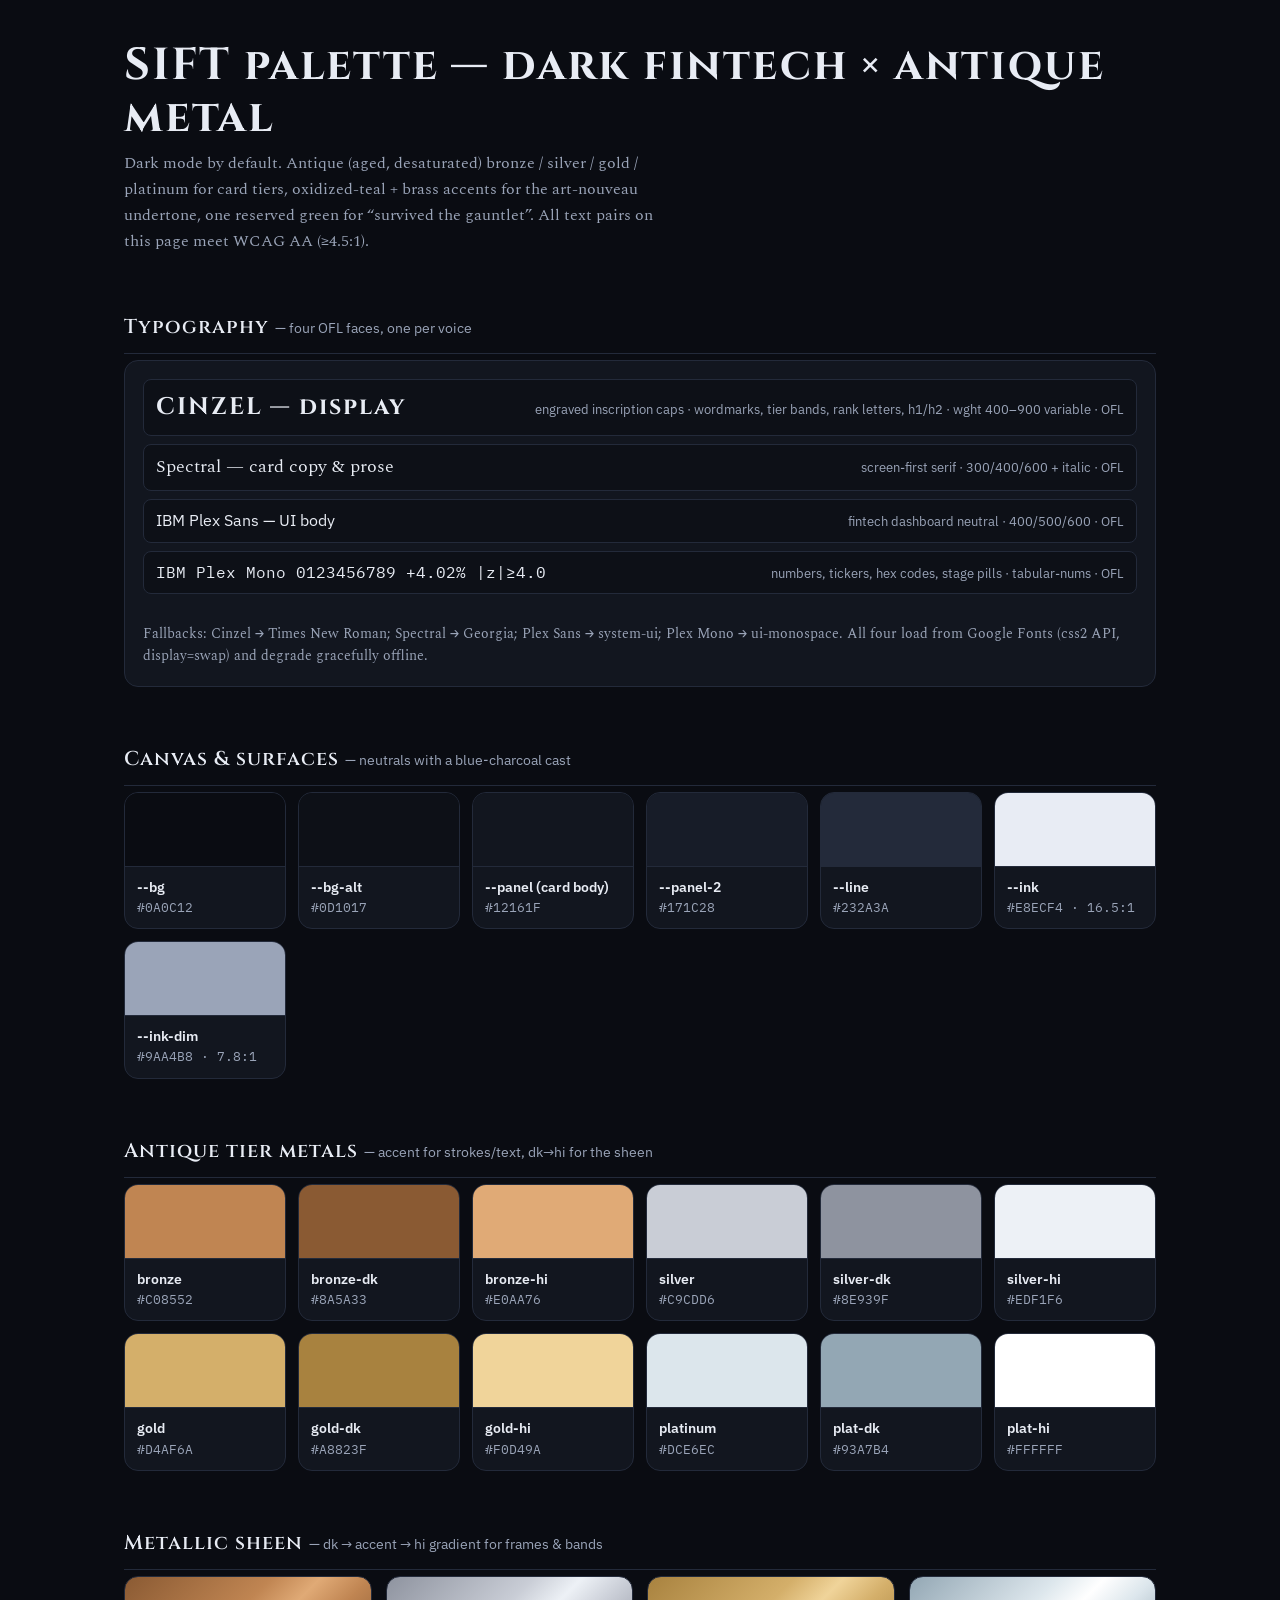
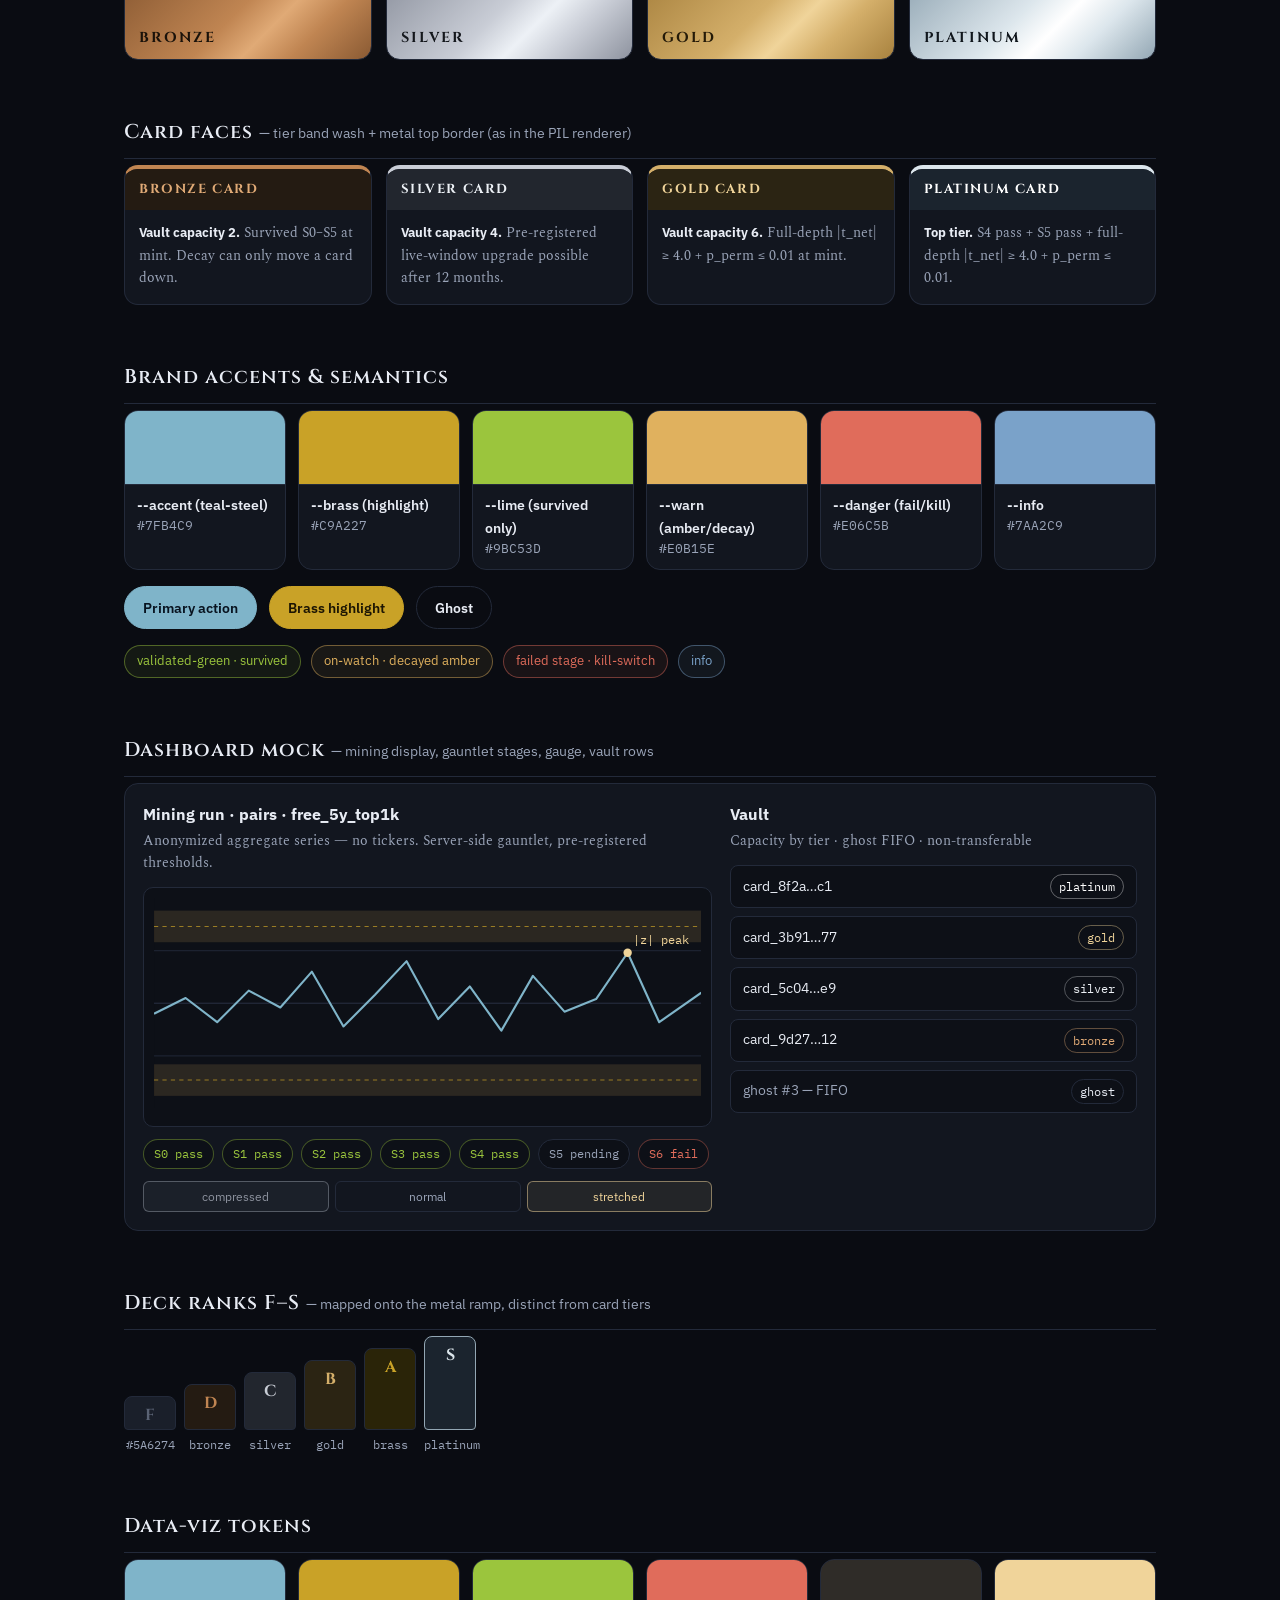
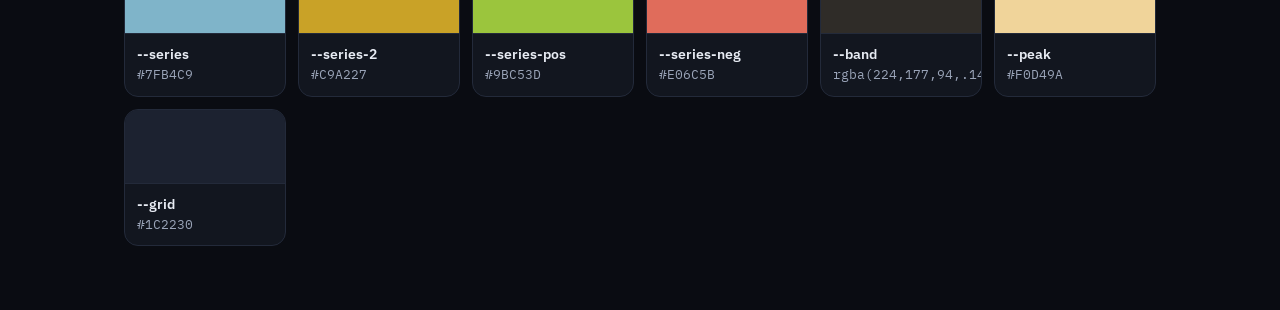
<file: web/palette-demo.html>
<!DOCTYPE html>
<html lang="en">
<head>
<meta charset="utf-8">
<meta name="viewport" content="width=device-width, initial-scale=1">
<title>SIFT — palette demo</title>
<link rel="preconnect" href="https://fonts.googleapis.com">
<link rel="preconnect" href="https://fonts.gstatic.com" crossorigin>
<link href="https://fonts.googleapis.com/css2?family=Cinzel:wght@400..900&family=Spectral:ital,wght@0,300;0,400;0,600;1,400&family=IBM+Plex+Sans:wght@400;500;600&family=IBM+Plex+Mono:wght@400;500&display=swap" rel="stylesheet">
<style>
  :root {
    /* type */
    --font-display: "Cinzel", "Times New Roman", serif;            /* engraved inscription caps — art-nouveau voice */
    --font-serif:   "Spectral", Georgia, "Times New Roman", serif;  /* screen serif for card copy / prose */
    --font-sans:    "IBM Plex Sans", ui-sans-serif, system-ui, -apple-system, "Segoe UI", Roboto, sans-serif; /* fintech UI */
    --font-mono:    "IBM Plex Mono", ui-monospace, "SF Mono", Menlo, Consolas, monospace;                    /* numbers, tickers, hexes */
    /* canvas & surfaces */
    --bg:      #0A0C12;
    --bg-alt:  #0D1017;
    --panel:   #12161F;
    --panel-2: #171C28;
    --line:    #232A3A;
    --ink:     #E8ECF4;
    --ink-dim: #9AA4B8;
    /* antique tier metals */
    --bronze: #C08552; --bronze-dk: #8A5A33; --bronze-hi: #E0AA76; --bronze-bg: #241B12;
    --silver: #C9CDD6; --silver-dk: #8E939F; --silver-hi: #EDF1F6; --silver-bg: #22262E;
    --gold:   #D4AF6A; --gold-dk:   #A8823F; --gold-hi:   #F0D49A; --gold-bg:   #2B2413;
    --plat:   #DCE6EC; --plat-dk:   #93A7B4; --plat-hi:   #FFFFFF; --plat-bg:   #1B242E;
    /* brand accents */
    --accent: #7FB4C9;
    --brass:  #C9A227;
    --lime:   #9BC53D;
    --warn:   #E0B15E;
    --danger: #E06C5B;
    --info:   #7AA2C9;
    /* data-viz */
    --series: #7FB4C9; --series-2: #C9A227;
    --series-pos: #9BC53D; --series-neg: #E06C5B;
    --band: rgba(224,177,94,0.14);
    --peak: #F0D49A;
    --grid: #1C2230;
    --stage-pass: #9BC53D; --stage-pending: #9AA4B8; --stage-fail: #E06C5B;
    --radius: 14px;
  }
  * { box-sizing: border-box; }
  html { color-scheme: dark; }
  body {
    margin: 0; background: var(--bg); color: var(--ink);
    font-family: var(--font-sans);
    line-height: 1.6; -webkit-font-smoothing: antialiased;
  }
  ::selection { background: rgba(127,180,201,.35); }
  ::-webkit-scrollbar { width: 10px; }
  ::-webkit-scrollbar-thumb { background: #232A3A; border-radius: 5px; }
  ::-webkit-scrollbar-track { background: var(--bg); }
  .wrap { max-width: 1080px; margin: 0 auto; padding: 0 24px 64px; }
  h1 { font-family: var(--font-display); font-weight: 700; font-size: clamp(1.9rem, 4vw, 2.8rem); letter-spacing: .04em; line-height: 1.15; margin: 40px 0 8px; }
  h2 { font-family: var(--font-display); font-weight: 600; font-size: 1.25rem; letter-spacing: .05em; margin: 56px 0 6px; border-bottom: 1px solid var(--line); padding-bottom: 10px; }
  h2 .note { color: var(--ink-dim); font-family: var(--font-sans); font-weight: 400; font-size: .9rem; letter-spacing: 0; }
  p.sub { color: var(--ink-dim); margin: 0 0 20px; max-width: 68ch; font-family: var(--font-serif); font-size: 1.02rem; }
  code { font-family: var(--font-mono); font-size: .85em;
         background: var(--panel-2); border: 1px solid var(--line); border-radius: 6px; padding: 1px 6px; }

  /* swatches */
  .swatches { display: grid; grid-template-columns: repeat(auto-fill, minmax(150px, 1fr)); gap: 12px; }
  .swatch { border: 1px solid var(--line); border-radius: var(--radius); overflow: hidden; background: var(--panel); }
  .swatch .chip { height: 74px; border-bottom: 1px solid var(--line); }
  .swatch .meta { padding: 8px 12px 10px; }
  .swatch .name { font-weight: 600; font-size: .9rem; }
  .swatch .hex { font-family: var(--font-mono); font-size: .8rem; color: var(--ink-dim); }

  /* tier cards (mini card-face mock) */
  .tiers { display: grid; grid-template-columns: repeat(auto-fit, minmax(220px, 1fr)); gap: 14px; }
  .tcard { border-radius: var(--radius); border: 1px solid var(--line); background: var(--panel);
           border-top: 4px solid; overflow: hidden; }
  .tcard .band { padding: 10px 14px; font-family: var(--font-display); font-weight: 700; letter-spacing: .12em; text-transform: uppercase; font-size: .82rem; }
  .tcard .body { padding: 12px 14px 14px; color: var(--ink-dim); font-size: .88rem; font-family: var(--font-serif); }
  .tcard .body b { color: var(--ink); font-family: var(--font-sans); font-size: .84rem; }
  .t-bronze   { border-top-color: var(--bronze); } .t-bronze .band { background: var(--bronze-bg); color: var(--bronze-hi); }
  .t-silver   { border-top-color: var(--silver); } .t-silver .band { background: var(--silver-bg); color: var(--silver-hi); }
  .t-gold     { border-top-color: var(--gold);   } .t-gold   .band { background: var(--gold-bg);   color: var(--gold-hi); }
  .t-platinum { border-top-color: var(--plat);   } .t-platinum .band { background: var(--plat-bg); color: var(--plat-hi); }

  /* metallic sheen demo */
  .sheen { display: grid; grid-template-columns: repeat(auto-fit, minmax(220px, 1fr)); gap: 14px; }
  .metal { height: 84px; border-radius: var(--radius); border: 1px solid var(--line);
           display: flex; align-items: flex-end; padding: 10px 14px; font-family: var(--font-display); font-weight: 700; font-size: .9rem; letter-spacing: .14em; text-transform: uppercase; }
  .m-bronze   { background: linear-gradient(135deg, var(--bronze-dk), var(--bronze) 45%, var(--bronze-hi) 60%, var(--bronze) 75%, var(--bronze-dk)); color: #1a120a; }
  .m-silver   { background: linear-gradient(135deg, var(--silver-dk), var(--silver) 45%, var(--silver-hi) 60%, var(--silver) 75%, var(--silver-dk)); color: #14171c; }
  .m-gold     { background: linear-gradient(135deg, var(--gold-dk), var(--gold) 45%, var(--gold-hi) 60%, var(--gold) 75%, var(--gold-dk)); color: #241a08; }
  .m-platinum { background: linear-gradient(135deg, var(--plat-dk), var(--plat) 45%, var(--plat-hi) 60%, var(--plat) 75%, var(--plat-dk)); color: #10161c; }

  /* dashboard mock */
  .dash { background: var(--panel); border: 1px solid var(--line); border-radius: var(--radius); padding: 18px; display: grid; grid-template-columns: 1.4fr 1fr; gap: 18px; }
  @media (max-width: 760px) { .dash { grid-template-columns: 1fr; } }
  .dash h3 { margin: 0 0 4px; font-size: 1rem; font-variant-numeric: tabular-nums; }
  .dash .dim { color: var(--ink-dim); font-size: .85rem; margin: 0 0 12px; font-family: var(--font-serif); }
  .row { font-variant-numeric: tabular-nums; }
  .chart { background: var(--bg-alt); border: 1px solid var(--line); border-radius: 10px; padding: 10px; }
  .stages { display: flex; gap: 8px; flex-wrap: wrap; margin: 12px 0; }
  .stage { font-family: var(--font-mono); font-size: .78rem; padding: 4px 10px;
           border-radius: 999px; border: 1px solid var(--line); background: var(--bg-alt); }
  .stage.pass { color: var(--stage-pass); border-color: rgba(155,197,61,.4); }
  .stage.pending { color: var(--stage-pending); }
  .stage.fail { color: var(--stage-fail); border-color: rgba(224,108,91,.4); }
  .gauge { display: flex; gap: 6px; margin-top: 10px; }
  .gband { flex: 1; text-align: center; font-size: .75rem; padding: 5px 0; border-radius: 6px; border: 1px solid var(--line); color: var(--ink-dim); }
  .gband.on-compressed { color: var(--silver-dk); border-color: rgba(142,147,159,.5); background: rgba(142,147,159,.08); }
  .gband.on-normal { color: var(--accent); border-color: rgba(127,180,201,.5); background: rgba(127,180,201,.08); }
  .gband.on-stretched { color: var(--peak); border-color: rgba(240,212,154,.5); background: rgba(240,212,154,.08); }
  .rows { display: grid; gap: 8px; }
  .row { display: flex; justify-content: space-between; align-items: center; gap: 10px;
         background: var(--bg-alt); border: 1px solid var(--line); border-radius: 8px; padding: 8px 12px; font-size: .85rem; }
  .row .tag { font-family: var(--font-mono); font-size: .75rem; padding: 2px 8px; border-radius: 999px; border: 1px solid var(--line); }
  .tag.b { color: var(--bronze-hi); border-color: rgba(224,170,118,.4); }
  .tag.s { color: var(--silver-hi); border-color: rgba(237,241,246,.3); }
  .tag.g { color: var(--gold-hi); border-color: rgba(240,212,154,.4); }
  .tag.p { color: var(--plat-hi); border-color: rgba(255,255,255,.35); }
  .btn { display: inline-block; padding: 9px 18px; border-radius: 999px; font-family: var(--font-sans); font-weight: 600; font-size: .9rem;
         background: var(--accent); color: #08131f; border: 1px solid var(--accent); }
  .btn.ghost { background: transparent; color: var(--ink); border-color: var(--line); }
  .btn.brass { background: var(--brass); border-color: var(--brass); color: #1c1503; }
  .sem { display: flex; gap: 10px; flex-wrap: wrap; }
  .pill { font-size: .8rem; padding: 5px 12px; border-radius: 999px; border: 1px solid; }
  .pill.ok { color: var(--lime); border-color: rgba(155,197,61,.45); background: rgba(155,197,61,.07); }
  .pill.warn { color: var(--warn); border-color: rgba(224,177,94,.45); background: rgba(224,177,94,.07); }
  .pill.err { color: var(--danger); border-color: rgba(224,108,91,.45); background: rgba(224,108,91,.07); }
  .pill.inf { color: var(--info); border-color: rgba(122,162,201,.45); background: rgba(122,162,201,.07); }

  /* deck ranks */
  .ranks { display: flex; gap: 8px; align-items: flex-end; flex-wrap: wrap; }
  .rank { width: 52px; text-align: center; }
  .rank .bar { border-radius: 8px 8px 4px 4px; border: 1px solid var(--line); display: flex; align-items: flex-start; justify-content: center; padding-top: 6px; font-family: var(--font-display); font-weight: 700; }
  .rank .lbl { font-size: .75rem; color: var(--ink-dim); margin-top: 5px; font-family: var(--font-mono); }
</style>
</head>
<body>
<div class="wrap">

  <h1>SIFT palette — dark fintech × antique metal</h1>
  <p class="sub">Dark mode by default. Antique (aged, desaturated) bronze / silver / gold / platinum for card tiers,
  oxidized-teal + brass accents for the art-nouveau undertone, one reserved green for “survived the gauntlet”.
  All text pairs on this page meet WCAG AA (≥4.5:1).</p>

  <h2>Typography <span class="note">— four OFL faces, one per voice</span></h2>
  <div class="dash" style="grid-template-columns:1fr">
    <div class="rows">
      <div class="row" style="align-items:baseline"><span style="font-family:var(--font-display);font-weight:700;font-size:1.5rem;letter-spacing:.08em">CINZEL — display</span><span style="color:var(--ink-dim);font-size:.8rem">engraved inscription caps · wordmarks, tier bands, rank letters, h1/h2 · wght 400–900 variable · OFL</span></div>
      <div class="row" style="align-items:baseline"><span style="font-family:var(--font-serif);font-size:1.15rem">Spectral — card copy &amp; prose</span><span style="color:var(--ink-dim);font-size:.8rem">screen-first serif · 300/400/600 + italic · OFL</span></div>
      <div class="row" style="align-items:baseline"><span style="font-family:var(--font-sans);font-size:1rem">IBM Plex Sans — UI body</span><span style="color:var(--ink-dim);font-size:.8rem">fintech dashboard neutral · 400/500/600 · OFL</span></div>
      <div class="row" style="align-items:baseline"><span style="font-family:var(--font-mono);font-size:1rem;font-variant-numeric:tabular-nums">IBM Plex Mono 0123456789 +4.02% |z|≥4.0</span><span style="color:var(--ink-dim);font-size:.8rem">numbers, tickers, hex codes, stage pills · tabular-nums · OFL</span></div>
    </div>
    <p class="dim" style="margin:12px 0 0">Fallbacks: Cinzel → Times New Roman; Spectral → Georgia; Plex Sans → system-ui; Plex Mono → ui-monospace. All four load from Google Fonts (css2 API, display=swap) and degrade gracefully offline.</p>
  </div>

  <h2>Canvas &amp; surfaces <span class="note">— neutrals with a blue-charcoal cast</span></h2>
  <div class="swatches">
    <div class="swatch"><div class="chip" style="background:#0A0C12"></div><div class="meta"><div class="name">--bg</div><div class="hex">#0A0C12</div></div></div>
    <div class="swatch"><div class="chip" style="background:#0D1017"></div><div class="meta"><div class="name">--bg-alt</div><div class="hex">#0D1017</div></div></div>
    <div class="swatch"><div class="chip" style="background:#12161F"></div><div class="meta"><div class="name">--panel (card body)</div><div class="hex">#12161F</div></div></div>
    <div class="swatch"><div class="chip" style="background:#171C28"></div><div class="meta"><div class="name">--panel-2</div><div class="hex">#171C28</div></div></div>
    <div class="swatch"><div class="chip" style="background:#232A3A"></div><div class="meta"><div class="name">--line</div><div class="hex">#232A3A</div></div></div>
    <div class="swatch"><div class="chip" style="background:#E8ECF4"></div><div class="meta"><div class="name">--ink</div><div class="hex">#E8ECF4 · 16.5:1</div></div></div>
    <div class="swatch"><div class="chip" style="background:#9AA4B8"></div><div class="meta"><div class="name">--ink-dim</div><div class="hex">#9AA4B8 · 7.8:1</div></div></div>
  </div>

  <h2>Antique tier metals <span class="note">— accent for strokes/text, dk→hi for the sheen</span></h2>
  <div class="swatches">
    <div class="swatch"><div class="chip" style="background:#C08552"></div><div class="meta"><div class="name">bronze</div><div class="hex">#C08552</div></div></div>
    <div class="swatch"><div class="chip" style="background:#8A5A33"></div><div class="meta"><div class="name">bronze-dk</div><div class="hex">#8A5A33</div></div></div>
    <div class="swatch"><div class="chip" style="background:#E0AA76"></div><div class="meta"><div class="name">bronze-hi</div><div class="hex">#E0AA76</div></div></div>
    <div class="swatch"><div class="chip" style="background:#C9CDD6"></div><div class="meta"><div class="name">silver</div><div class="hex">#C9CDD6</div></div></div>
    <div class="swatch"><div class="chip" style="background:#8E939F"></div><div class="meta"><div class="name">silver-dk</div><div class="hex">#8E939F</div></div></div>
    <div class="swatch"><div class="chip" style="background:#EDF1F6"></div><div class="meta"><div class="name">silver-hi</div><div class="hex">#EDF1F6</div></div></div>
    <div class="swatch"><div class="chip" style="background:#D4AF6A"></div><div class="meta"><div class="name">gold</div><div class="hex">#D4AF6A</div></div></div>
    <div class="swatch"><div class="chip" style="background:#A8823F"></div><div class="meta"><div class="name">gold-dk</div><div class="hex">#A8823F</div></div></div>
    <div class="swatch"><div class="chip" style="background:#F0D49A"></div><div class="meta"><div class="name">gold-hi</div><div class="hex">#F0D49A</div></div></div>
    <div class="swatch"><div class="chip" style="background:#DCE6EC"></div><div class="meta"><div class="name">platinum</div><div class="hex">#DCE6EC</div></div></div>
    <div class="swatch"><div class="chip" style="background:#93A7B4"></div><div class="meta"><div class="name">plat-dk</div><div class="hex">#93A7B4</div></div></div>
    <div class="swatch"><div class="chip" style="background:#FFFFFF"></div><div class="meta"><div class="name">plat-hi</div><div class="hex">#FFFFFF</div></div></div>
  </div>

  <h2>Metallic sheen <span class="note">— dk → accent → hi gradient for frames &amp; bands</span></h2>
  <div class="sheen">
    <div class="metal m-bronze">Bronze</div>
    <div class="metal m-silver">Silver</div>
    <div class="metal m-gold">Gold</div>
    <div class="metal m-platinum">Platinum</div>
  </div>

  <h2>Card faces <span class="note">— tier band wash + metal top border (as in the PIL renderer)</span></h2>
  <div class="tiers">
    <div class="tcard t-bronze"><div class="band">Bronze card</div><div class="body"><b>Vault capacity 2.</b> Survived S0–S5 at mint. Decay can only move a card down.</div></div>
    <div class="tcard t-silver"><div class="band">Silver card</div><div class="body"><b>Vault capacity 4.</b> Pre-registered live-window upgrade possible after 12 months.</div></div>
    <div class="tcard t-gold"><div class="band">Gold card</div><div class="body"><b>Vault capacity 6.</b> Full-depth |t_net| ≥ 4.0 + p_perm ≤ 0.01 at mint.</div></div>
    <div class="tcard t-platinum"><div class="band">Platinum card</div><div class="body"><b>Top tier.</b> S4 pass + S5 pass + full-depth |t_net| ≥ 4.0 + p_perm ≤ 0.01.</div></div>
  </div>

  <h2>Brand accents &amp; semantics</h2>
  <div class="swatches">
    <div class="swatch"><div class="chip" style="background:#7FB4C9"></div><div class="meta"><div class="name">--accent (teal-steel)</div><div class="hex">#7FB4C9</div></div></div>
    <div class="swatch"><div class="chip" style="background:#C9A227"></div><div class="meta"><div class="name">--brass (highlight)</div><div class="hex">#C9A227</div></div></div>
    <div class="swatch"><div class="chip" style="background:#9BC53D"></div><div class="meta"><div class="name">--lime (survived only)</div><div class="hex">#9BC53D</div></div></div>
    <div class="swatch"><div class="chip" style="background:#E0B15E"></div><div class="meta"><div class="name">--warn (amber/decay)</div><div class="hex">#E0B15E</div></div></div>
    <div class="swatch"><div class="chip" style="background:#E06C5B"></div><div class="meta"><div class="name">--danger (fail/kill)</div><div class="hex">#E06C5B</div></div></div>
    <div class="swatch"><div class="chip" style="background:#7AA2C9"></div><div class="meta"><div class="name">--info</div><div class="hex">#7AA2C9</div></div></div>
  </div>
  <p style="margin-top:16px">
    <span class="btn">Primary action</span>
    <span class="btn brass" style="margin-left:8px">Brass highlight</span>
    <span class="btn ghost" style="margin-left:8px">Ghost</span>
  </p>
  <div class="sem" style="margin-top:14px">
    <span class="pill ok">validated-green · survived</span>
    <span class="pill warn">on-watch · decayed amber</span>
    <span class="pill err">failed stage · kill-switch</span>
    <span class="pill inf">info</span>
  </div>

  <h2>Dashboard mock <span class="note">— mining display, gauntlet stages, gauge, vault rows</span></h2>
  <div class="dash">
    <div>
      <h3>Mining run · pairs · free_5y_top1k</h3>
      <p class="dim">Anonymized aggregate series — no tickers. Server-side gauntlet, pre-registered thresholds.</p>
      <div class="chart">
        <svg viewBox="0 0 520 200" width="100%" role="img" aria-label="z-score chart with entry bands">
          <rect x="0" y="0" width="520" height="200" fill="#0D1017"/>
          <!-- gridlines -->
          <g stroke="#1C2230" stroke-width="1">
            <line x1="0" y1="50" x2="520" y2="50"/><line x1="0" y1="100" x2="520" y2="100"/><line x1="0" y1="150" x2="520" y2="150"/>
          </g>
          <!-- entry bands at +/-2 -->
          <rect x="0" y="12" width="520" height="30" fill="rgba(224,177,94,0.14)"/>
          <rect x="0" y="158" width="520" height="30" fill="rgba(224,177,94,0.14)"/>
          <line x1="0" y1="27" x2="520" y2="27" stroke="#C9A227" stroke-width="1" stroke-dasharray="4 4" opacity=".7"/>
          <line x1="0" y1="173" x2="520" y2="173" stroke="#C9A227" stroke-width="1" stroke-dasharray="4 4" opacity=".7"/>
          <line x1="0" y1="100" x2="520" y2="100" stroke="#232A3A" stroke-width="1"/>
          <!-- z-score series -->
          <polyline fill="none" stroke="#7FB4C9" stroke-width="2" stroke-linejoin="round"
            points="0,110 30,95 60,118 90,88 120,104 150,70 180,122 210,92 240,60 270,115 300,84 330,126 360,74 390,108 420,96 450,52 480,118 520,90"/>
          <!-- peak marker -->
          <circle cx="450" cy="52" r="4" fill="#F0D49A"/>
          <text x="455" y="44" fill="#F0D49A" font-size="11" style="font-family:var(--font-mono)">|z| peak</text>
        </svg>
      </div>
      <div class="stages">
        <span class="stage pass">S0 pass</span><span class="stage pass">S1 pass</span><span class="stage pass">S2 pass</span>
        <span class="stage pass">S3 pass</span><span class="stage pass">S4 pass</span><span class="stage pending">S5 pending</span>
        <span class="stage fail">S6 fail</span>
      </div>
      <div class="gauge">
        <span class="gband on-compressed">compressed</span>
        <span class="gband">normal</span>
        <span class="gband on-stretched">stretched</span>
      </div>
    </div>
    <div>
      <h3>Vault</h3>
      <p class="dim">Capacity by tier · ghost FIFO · non-transferable</p>
      <div class="rows">
        <div class="row"><span>card_8f2a…c1</span><span class="tag p">platinum</span></div>
        <div class="row"><span>card_3b91…77</span><span class="tag g">gold</span></div>
        <div class="row"><span>card_5c04…e9</span><span class="tag s">silver</span></div>
        <div class="row"><span>card_9d27…12</span><span class="tag b">bronze</span></div>
        <div class="row"><span style="color:var(--ink-dim)">ghost #3 — FIFO</span><span class="tag">ghost</span></div>
      </div>
    </div>
  </div>

  <h2>Deck ranks F–S <span class="note">— mapped onto the metal ramp, distinct from card tiers</span></h2>
  <div class="ranks">
    <div class="rank"><div class="bar" style="height:34px;background:#1A1F2A;color:#5A6274">F</div><div class="lbl">#5A6274</div></div>
    <div class="rank"><div class="bar" style="height:46px;background:#241B12;color:#C08552">D</div><div class="lbl">bronze</div></div>
    <div class="rank"><div class="bar" style="height:58px;background:#22262E;color:#C9CDD6">C</div><div class="lbl">silver</div></div>
    <div class="rank"><div class="bar" style="height:70px;background:#2B2413;color:#D4AF6A">B</div><div class="lbl">gold</div></div>
    <div class="rank"><div class="bar" style="height:82px;background:#2A2408;color:#C9A227">A</div><div class="lbl">brass</div></div>
    <div class="rank"><div class="bar" style="height:94px;background:#1B242E;color:#DCE6EC;border-color:#93A7B4">S</div><div class="lbl">platinum</div></div>
  </div>

  <h2>Data-viz tokens</h2>
  <div class="swatches">
    <div class="swatch"><div class="chip" style="background:#7FB4C9"></div><div class="meta"><div class="name">--series</div><div class="hex">#7FB4C9</div></div></div>
    <div class="swatch"><div class="chip" style="background:#C9A227"></div><div class="meta"><div class="name">--series-2</div><div class="hex">#C9A227</div></div></div>
    <div class="swatch"><div class="chip" style="background:#9BC53D"></div><div class="meta"><div class="name">--series-pos</div><div class="hex">#9BC53D</div></div></div>
    <div class="swatch"><div class="chip" style="background:#E06C5B"></div><div class="meta"><div class="name">--series-neg</div><div class="hex">#E06C5B</div></div></div>
    <div class="swatch"><div class="chip" style="background:rgba(224,177,94,0.14);border-bottom:1px solid #232A3A"></div><div class="meta"><div class="name">--band</div><div class="hex">rgba(224,177,94,.14)</div></div></div>
    <div class="swatch"><div class="chip" style="background:#F0D49A"></div><div class="meta"><div class="name">--peak</div><div class="hex">#F0D49A</div></div></div>
    <div class="swatch"><div class="chip" style="background:#1C2230"></div><div class="meta"><div class="name">--grid</div><div class="hex">#1C2230</div></div></div>
  </div>

</div>
</body>
</html>
</file>
